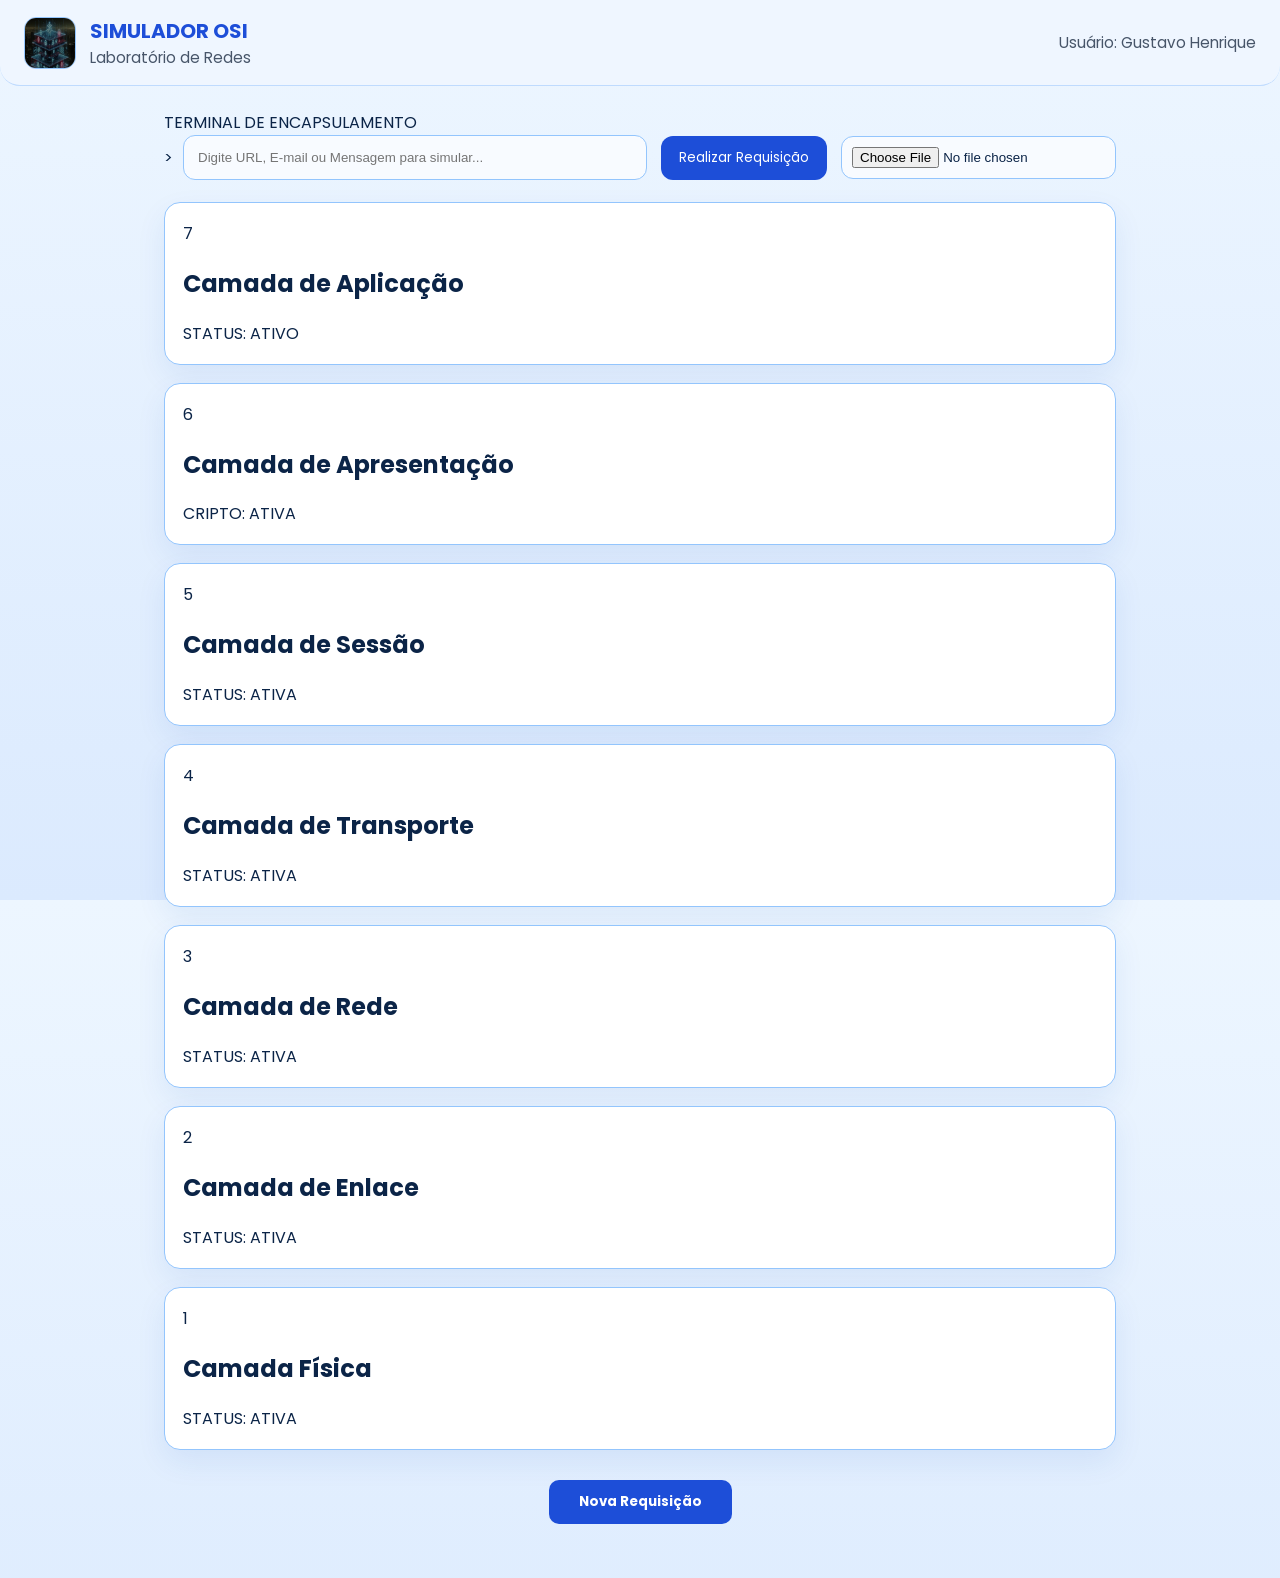
<file: index.html>
<!DOCTYPE html>
<html lang="en">

<head>
  <meta charset="UTF-8">
  <meta name="viewport" content="width=device-width, initial-scale=1.0">
  <link rel="stylesheet" href="./style/reset.css">
  <link rel="stylesheet" href="./style/global.css">
  <link rel="stylesheet" href="./style/header.css">
  <link rel="stylesheet" href="./style/main.css">
  <link rel="preconnect" href="https://fonts.googleapis.com">
  <link rel="preconnect" href="https://fonts.gstatic.com" crossorigin>
  <link
    href="https://fonts.googleapis.com/css2?family=Audiowide&family=Poppins:ital,wght@0,100;0,200;0,300;0,400;0,500;0,600;0,700;0,800;0,900;1,100;1,200;1,300;1,400;1,500;1,600;1,700;1,800;1,900&family=Roboto:ital,wght@0,100..900;1,100..900&display=swap"
    rel="stylesheet">
  <title>Modelo OSI</title>
</head>

<body>
  <!-- Efeitos visuais de background cibernético -->
  <div class="cyber-bg"></div>
  <div class="cyber-grid"></div>
  <div class="cyber-scanline"></div>

  <header class="head">
    <div class="header-logo-title">
      <img class="osi-img" src="./assets/osi-icon.webp" alt="OSI Icon">
      <div class="header-text">
        <h1 class="title">SIMULADOR OSI</h1>
        <p class="subtitle">Laboratório de Redes</p>
      </div>
    </div>
    <div class="user-status-badge">
      <span class="pulse-led"></span>
      <p class="user"></p>
    </div>
  </header>

  <main class="main">
    <div class="dashboard-panel">
      <div class="panel-header">
        <span class="panel-dot"></span>
        <span class="panel-dot"></span>
        <span class="panel-dot"></span>
        <span class="panel-title">TERMINAL DE ENCAPSULAMENTO</span>
      </div>

      <div class="request-wrapper">
        <div class="input-prompt-container">
          <span class="terminal-prompt">></span>
          <input class="text-input" type="text" placeholder="Digite URL, E-mail ou Mensagem para simular...">
        </div>
        <button class="request-btn">Realizar Requisição</button>

        <div class="file-upload-wrapper">
          <input type="file" name="file" id="arquivo">
        </div>
      </div>
    </div>

    <div class="protocol-name-wrapper">
      <h1 class="protocol-name"></h1>
    </div>

    <div class="layers-flow-container">
      <section class="layer-section application-layer-section hidden">
        <div class="layer-header">
          <span class="layer-number">7</span>
          <h2 class="layer-title">Camada de Aplicação</h2>
          <span class="layer-status">STATUS: ATIVO</span>
        </div>
        <div class="form-container"></div>
      </section>

      <section class="layer-section presentation-layer-section hidden">
        <div class="layer-header">
          <span class="layer-number">6</span>
          <h2 class="layer-title">Camada de Apresentação</h2>
          <span class="layer-status secure">CRIPTO: ATIVA</span>
        </div>
        <div class="presentation-container"></div>
      </section>

      <!-- Camada de Sessão (L5) -->
      <section class="layer-section session-layer-section hidden">
        <div class="layer-header">
          <span class="layer-number">5</span>
          <h2 class="layer-title">Camada de Sessão</h2>
          <span class="layer-status">STATUS: ATIVA</span>
        </div>
        <div class="session-container"></div>
      </section>

      <!-- Camada de Transporte (L4) -->
      <section class="layer-section transport-layer-section hidden">
        <div class="layer-header">
          <span class="layer-number">4</span>
          <h2 class="layer-title">Camada de Transporte</h2>
          <span class="layer-status">STATUS: ATIVA</span>
        </div>
        <div class="transport-container"></div>
      </section>

      <!-- Camada de Rede (L3) -->
      <section class="layer-section network-layer-section hidden">
        <div class="layer-header">
          <span class="layer-number">3</span>
          <h2 class="layer-title">Camada de Rede</h2>
          <span class="layer-status">STATUS: ATIVA</span>
        </div>
        <div class="network-container"></div>
      </section>

      <section class="layer-section datalink-layer-section hidden">
        <div class="layer-header">
          <span class="layer-number">2</span>
          <h2 class="layer-title">Camada de Enlace</h2>
          <span class="layer-status">STATUS: ATIVA</span>
        </div>
        <div class="datalink-container"></div>
      </section>

      <section class="layer-section physical-layer-section hidden">
        <div class="layer-header">
          <span class="layer-number">1</span>
          <h2 class="layer-title">Camada Física</h2>
          <span class="layer-status">STATUS: ATIVA</span>
        </div>
        <div class="physical-container"></div>
      </section>

      <!-- Botão para Resetar a Simulação -->
      <div class="reset-button-wrapper hidden" style="text-align: center; margin: 30px 0;">
        <button id="btn-reset" class="form-submit-btn" style="width: auto; padding: 12px 30px; font-weight: bold;">Nova
          Requisição</button>
      </div>


    </div>
  </main>

  <script type="module" src="./scripts/osi.js"></script>
</body>

</html>
</file>
<file: style/global.css>
:root {
  --bg: #eaf4ff;
  --panel: #ffffff;
  --accent: #1d4ed8;
  --accent-soft: #dbeafe;
  --text: #0b2447;
  --muted: #475569;
  --border: #93c5fd;
  --panel-alt: #f8fbff;
  --mono: ui-monospace, SFMono-Regular, Menlo, Monaco, 'Courier New', monospace;
}

html,
body {
  height: 100%;
  margin: 0;
  font-family: 'Poppins', sans-serif;
  background: linear-gradient(180deg, #edf6ff 0%, #dbeafe 100%);
  color: var(--text);
}

.main {
  max-width: 1000px;
  margin: 0 auto;
  padding: 24px;
  box-sizing: border-box;
}

/* Simple form controls */
.form-group {
  display: flex;
  flex-direction: column-reverse;
  gap: 8px;
  margin-bottom: 18px;
}

.form-group label {
  color: var(--muted);
  font-size: 0.95rem;
  font-weight: 600;
}

.form-group input,
.form-group textarea,
.form-group select,
.text-input,
#arquivo {
  width: 100%;
  padding: 12px;
  border: 1px solid var(--border);
  border-radius: 10px;
  background: var(--panel-alt);
  color: var(--text);
  box-sizing: border-box;
}

.form-group textarea,
#encrypt-output,
#encrypt-input {
  min-height: 100px;
}

.form-actions {
  display: flex;
  gap: 12px;
  flex-wrap: wrap;
  align-items: center;
  margin: 10px 0 18px;
}

.form-submit-btn,
.request-btn {
  background: var(--accent);
  color: #fff;
  border: none;
  padding: 12px 16px;
  border-radius: 10px;
  cursor: pointer;
  transition: background 0.2s ease;
}

.form-submit-btn:hover,
.request-btn:hover {
  background: #1e40af;
}

.layer-section,
.presentation-card {
  background: var(--panel);
  border: 1px solid var(--border);
  border-radius: 16px;
  padding: 18px;
  margin-bottom: 18px;
  box-shadow: 0 12px 30px rgba(15, 81, 184, 0.08);
  transition: transform 0.25s ease, box-shadow 0.25s ease, opacity 0.25s ease;
}

.layer-section-active {
  transform: translateY(6px);
  box-shadow: 0 16px 36px rgba(29, 78, 216, 0.16);
}

.layer-section-visible {
  opacity: 1;
  transform: translateY(0);
}

.presentation-code-block {
  background: #eff6ff;
  border: 1px solid #bfdbfe;
  border-radius: 12px;
}

.encryption-badge {
  display: inline-block;
  padding: 4px 8px;
  background: #dbeafe;
  color: #1e3a8a;
  border-radius: 999px;
  font-size: 12px;
}

/* ===== Estilização do Canvas e Novas Camadas OSI ===== */
.jwt-token-display {
  word-break: break-all;
  font-family: var(--mono);
  font-size: 0.95rem;
  padding: 18px;
  background: #0b1329;
  border-radius: 12px;
  color: #fff;
  margin-bottom: 20px;
  line-height: 1.6;
  border: 1px solid var(--border);
  box-shadow: inset 0 2px 8px rgba(0, 0, 0, 0.3);
}

.jwt-part {
  font-weight: 600;
  transition: opacity 0.2s ease;
}

.jwt-part:hover {
  opacity: 0.8;
  cursor: help;
}

.jwt-header {
  color: #ef4444;
  /* Vermelho */
}

.jwt-payload {
  color: #3b82f6;
  /* Azul */
}

.jwt-signature {
  color: #10b981;
  /* Verde */
}

.jwt-details-grid {
  display: grid;
  grid-template-columns: repeat(auto-fit, minmax(280px, 1fr));
  gap: 16px;
}

.jwt-detail-section {
  background: var(--panel-alt);
  border: 1px solid var(--border);
  border-radius: 12px;
  padding: 14px;
}

.jwt-section-title {
  font-size: 0.85rem;
  font-weight: 700;
  margin-bottom: 10px;
  text-transform: uppercase;
  letter-spacing: 0.5px;
}

.jwt-section-title.header-title {
  color: #ef4444;
}

.jwt-section-title.payload-title {
  color: #1d4ed8;
}

.jwt-section-title.signature-title {
  color: #10b981;
}

.jwt-json-block {
  margin: 0;
  padding: 10px;
  background: #eff6ff;
  border-radius: 8px;
  font-family: var(--mono);
  font-size: 0.8rem;
  overflow-x: auto;
  color: var(--text);
  border: 1px solid rgba(29, 78, 216, 0.08);
}

/* Estilo geral dos cartões e fluxos */
.session-data-card,
.transport-data-card,
.network-data-card,
.datalink-data-card,
.physical-data-card {
  background: var(--panel-alt);
  border: 1px solid var(--border);
  border-radius: 14px;
  padding: 18px;
}

.data-row {
  display: flex;
  justify-content: space-between;
  align-items: center;
  padding: 10px 0;
  border-bottom: 1px solid rgba(147, 197, 253, 0.3);
}

.data-row:last-child {
  border-bottom: none;
}

.data-label {
  font-weight: 600;
  color: var(--text);
}

.data-value {
  color: var(--muted);
}

.data-value.mono {
  font-family: var(--mono);
  font-size: 0.85rem;
}

.status-active {
  color: #22c55e;
  font-weight: 600;
}

.status-error {
  color: #ef4444;
  font-weight: 600;
}

.code-block {
  margin-top: 14px;
  padding: 12px;
  background: #eff6ff;
  border-radius: 10px;
  border: 1px solid #bfdbfe;
}

.code-block-title {
  margin: 0 0 8px;
  font-size: 0.9rem;
  color: var(--text);
}

.code-block pre {
  margin: 0;
  white-space: pre-wrap;
  word-break: break-word;
  font-family: var(--mono);
  font-size: 0.8rem;
}

/* Three-Way Handshake */
.handshake-section {
  margin-top: 18px;
  padding-top: 14px;
  border-top: 1px dashed var(--border);
}

.handshake-title {
  font-size: 0.9rem;
  font-weight: 700;
  margin-bottom: 12px;
  color: var(--text);
}

.handshake-steps {
  display: flex;
  flex-direction: column;
  gap: 8px;
}

.handshake-step {
  display: flex;
  align-items: center;
  gap: 10px;
  padding: 8px 12px;
  background: #eff6ff;
  border: 1px solid #dbeafe;
  border-radius: 8px;
  font-size: 0.85rem;
}

.handshake-arrow {
  font-weight: bold;
  font-family: var(--mono);
  color: var(--accent);
}

.handshake-label {
  font-weight: 600;
  color: var(--text);
  min-width: 65px;
}

.handshake-detail {
  color: var(--muted);
  font-size: 0.8rem;
}

/* Camada de Rede */
.rede-canvas-wrapper {
  margin-top: 18px;
  background: #0b1528;
  border: 1px solid #1e3a8a;
  border-radius: 14px;
  overflow: hidden;
  height: 480px;
  box-shadow: 0 8px 24px rgba(0, 0, 0, 0.15);
}

#rede-canvas {
  width: 100%;
  height: 100%;
  display: block;
}

.route-display {
  display: flex;
  flex-direction: column;
  gap: 8px;
  margin-top: 12px;
}

.route-nodes {
  display: flex;
  align-items: center;
  flex-wrap: wrap;
  gap: 8px;
  background: #eff6ff;
  padding: 12px;
  border-radius: 10px;
  border: 1px solid #dbeafe;
}

.route-node {
  padding: 4px 8px;
  background: #dbeafe;
  color: #1e40af;
  border-radius: 6px;
  font-size: 0.8rem;
  font-family: var(--mono);
}

.route-node.origin {
  background: #bfdbfe;
  font-weight: bold;
}

.route-node.destination {
  background: #93c5fd;
  font-weight: bold;
}

.route-arrow {
  color: var(--border);
  font-weight: bold;
}

.no-route {
  color: #ef4444;
  font-weight: 600;
}
</file>
<file: style/header.css>
.head {
  display: flex;
  justify-content: space-between;
  align-items: center;
  padding: 16px 24px;
  background: #eff6ff;
  border-bottom: 1px solid #bfdbfe;
  border-radius: 0 0 20px 20px;
}

.header-logo-title {
  display: flex;
  align-items: center;
  gap: 14px;
}

.osi-img {
  width: 52px;
  height: 52px;
  border-radius: 12px;
  border: 1px solid #93c5fd;
}

.title {
  font-weight: 700;
  margin: 0;
  font-size: 1.25rem;
  color: #1d4ed8;
}

.subtitle {
  color: #475569;
  margin: 0;
  font-size: 0.95rem;
}

.user-status-badge {
  color: #475569;
  font-size: 0.95rem;
}

@media (max-width: 768px) {
  .head { flex-direction: column; gap: 10px; text-align: center; }
}
</file>
<file: style/main.css>
/* Simple main styles */

.request-wrapper {
  display: flex;
  gap: 14px;
  align-items: center;
  flex-wrap: wrap;
}

.input-prompt-container {
  flex: 1;
  display: flex;
  align-items: center;
  gap: 10px;
}

.text-input {
  flex: 1;
  padding: 14px;
  border: 1px solid var(--border);
  border-radius: 12px;
  background: var(--panel-alt);
  color: var(--text);
}

.request-btn {
  padding: 12px 18px;
  border-radius: 12px;
  border: none;
  background: var(--accent);
  color: #fff;
  cursor: pointer;
}

#arquivo {
  padding: 10px;
  border-radius: 12px;
  border: 1px solid var(--border);
  background: var(--panel-alt);
}

.form-container {
  max-width: 720px;
  margin: 0 auto;
}

.presentation-card {
  background: var(--panel);
  border: 1px solid rgba(59, 130, 246, 0.18);
  border-radius: 14px;
  padding: 18px;
}

.presentation-code-block {
  background: #eff6ff;
  padding: 16px;
  font-family: var(--mono);
  font-size: 0.95rem;
  color: var(--text);
  border-radius: 12px;
}

.encryption-badge {
  display: inline-block;
  padding: 4px 10px;
  background: #dbeafe;
  color: #1d4ed8;
  border-radius: 999px;
  font-size: 12px;
}

@media (max-width: 768px) {
  .request-wrapper { flex-direction: column; align-items: stretch; }
}
</file>
